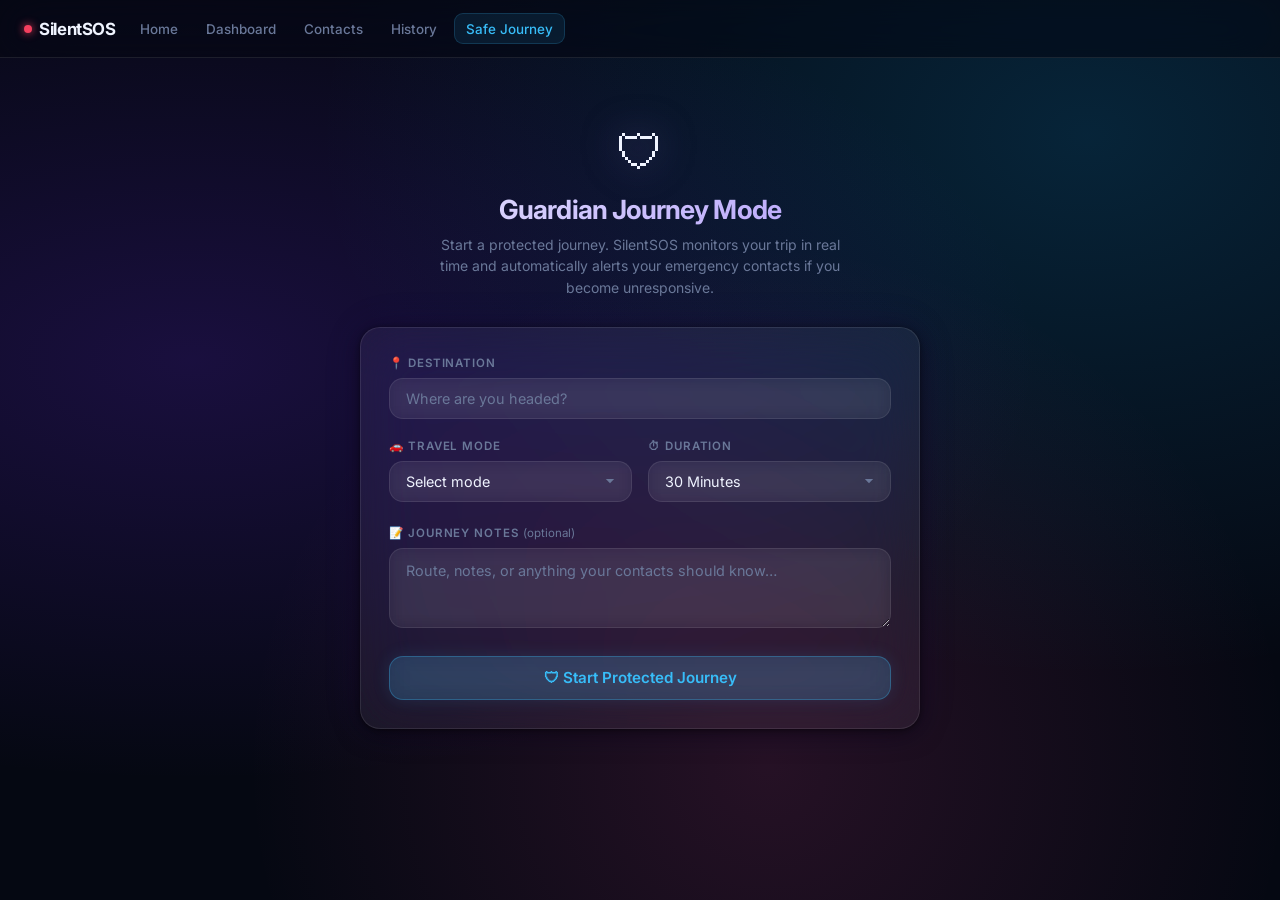
<file: safeJourney.html>
<!DOCTYPE html>
<html lang="en">
<head>
  <meta charset="UTF-8" />
  <meta name="viewport" content="width=device-width, initial-scale=1.0" />
  <link rel="icon" href="data:image/svg+xml,<svg xmlns='http://www.w3.org/2000/svg' viewBox='0 0 100 100'><text y='.9em' font-size='90'>🛡</text></svg>">
  <title>Safe Journey — SilentSOS</title>
  <link rel="stylesheet" href="style.css" />
</head>
<body>

<!-- ── Navigation ── -->
<nav>
  <a class="nav-brand" href="index.html"><span class="dot"></span>SilentSOS</a>
  <a href="index.html">Home</a>
  <a href="dashboard.html">Dashboard</a>
  <a href="contacts.html">Contacts</a>
  <a href="history.html">History</a>
  <a href="safeJourney.html" class="active">Safe Journey</a>
</nav>

<main>

  <!-- ── Journey Form ─────────────────────────────────────────── -->
  <div class="journey-page-header">
    <span class="shield-icon">🛡</span>
    <h1>Guardian Journey Mode</h1>
    <p>
      Start a protected journey. SilentSOS monitors your trip in real time
      and automatically alerts your emergency contacts if you become unresponsive.
    </p>
  </div>

  <div class="journey-form-wrap">
    <form id="journeyForm" class="journey-form-card">

      <div class="form-group">
        <label for="destination">📍 Destination</label>
        <input
          type="text"
          id="destination"
          class="form-control"
          placeholder="Where are you headed?"
          required
          autocomplete="off"
        />
      </div>

      <div class="form-row">
        <div class="form-group">
          <label for="travelMode">🚗 Travel Mode</label>
          <select id="travelMode" class="form-control" required>
            <option value="" disabled selected>Select mode</option>
            <option value="Walking">🚶 Walking</option>
            <option value="Bike">🏍️ Bike</option>
            <option value="Car">🚗 Car</option>
            <option value="Cab / Taxi">🚕 Cab / Taxi</option>
            <option value="Bus">🚌 Bus</option>
            <option value="Train">🚆 Train</option>
          </select>
        </div>

        <div class="form-group">
          <label for="duration">⏱ Duration</label>
          <select id="duration" class="form-control">
            <option value="15 Minutes">15 Minutes</option>
            <option value="30 Minutes" selected>30 Minutes</option>
            <option value="45 Minutes">45 Minutes</option>
            <option value="1 Hour">1 Hour</option>
            <option value="2 Hours">2 Hours</option>
            <option value="Custom">Custom…</option>
          </select>
        </div>
      </div>

      <!-- Custom duration (shown only when "Custom" is selected) -->
      <div class="form-group" id="customDurationGroup" style="display:none;">
        <label for="customMinutes">⏱ Custom duration (minutes)</label>
        <input
          type="number"
          id="customMinutes"
          class="form-control"
          placeholder="e.g. 90"
          min="1"
          max="480"
        />
      </div>

      <div class="form-group">
        <label for="description">📝 Journey notes <span style="font-weight:400;text-transform:none;letter-spacing:0;">(optional)</span></label>
        <textarea
          id="description"
          class="form-control"
          placeholder="Route, notes, or anything your contacts should know…"
        ></textarea>
      </div>

      <button type="submit" class="btn btn-primary btn-block btn-lg">
        🛡 Start Protected Journey
      </button>

    </form>
  </div>

  <!-- ── Active Journey Dashboard (hidden initially) ───────────── -->
  <div id="journeyDashboard" class="journey-dashboard-wrap" style="display:none;">

    <!-- Status banner -->
    <div class="journey-status-banner">
      <div class="status-pulse-dot" id="statusDot"></div>
      <div class="banner-text">
        <div class="banner-title" id="journeyStatus">🟢 Monitoring Active</div>
        <div class="banner-subtitle">Your journey is being monitored in real time</div>
      </div>
    </div>

    <!-- Info grid -->
    <div class="journey-info-grid">
      <div class="journey-info-card">
        <div class="info-label">Destination</div>
        <div class="info-value" id="displayDestination">—</div>
      </div>
      <div class="journey-info-card">
        <div class="info-label">Travel Mode</div>
        <div class="info-value" id="displayMode">—</div>
      </div>
      <div class="journey-info-card">
        <div class="info-label">Journey Started</div>
        <div class="info-value mono" id="journeyStartTime">—</div>
      </div>
      <div class="journey-info-card">
        <div class="info-label">Current Time</div>
        <div class="info-value mono" id="currentTime">—</div>
      </div>
    </div>

    <!-- Countdown -->
    <div class="countdown-card">
      <div class="countdown-label">Time Remaining</div>
      <div class="countdown-display" id="countdown">00:00</div>
      <div class="countdown-sub">Journey will complete when timer reaches zero</div>
    </div>

    <!-- Action buttons -->
    <div class="journey-actions">
      <button id="helpBtn" class="btn btn-danger btn-block">
        🚨 Need Help
      </button>
      <button id="endBtn" class="btn btn-success btn-block">
        ✅ End Journey
      </button>
    </div>

  </div><!-- end #journeyDashboard -->

</main>

<div id="toast"></div>

<!-- ── Completion Modal (dark theme) ──────────────────────────── -->
<div id="completionModal" class="modal-overlay" style="display:none;" role="dialog" aria-modal="true" aria-labelledby="completionModalTitle">
  <div class="modal-content">
    <span class="modal-icon">🛡</span>
    <h2 class="modal-title" id="completionModalTitle">Journey Completed</h2>
    <p class="modal-msg">Your journey timer has ended. Have you reached your destination safely?</p>
    <div class="modal-actions">
      <button id="safeBtn"     class="btn btn-success btn-block">✅ I'm Safe — Journey Complete</button>
      <button id="helpBtnPopup" class="btn btn-danger  btn-block">🚨 Need Help — Trigger SOS</button>
      <button id="extendBtn"   class="btn btn-ghost   btn-block">⏰ Extend Journey</button>
    </div>
  </div>
</div>

<!-- ── Extend Journey Modal ────────────────────────────────────── -->
<div id="extendModal" class="modal-overlay" style="display:none;" role="dialog" aria-modal="true">
  <div class="modal-content">
    <span class="modal-icon">⏰</span>
    <h2 class="modal-title">Extend Journey</h2>
    <p class="modal-msg">How much extra time do you need?</p>
    <div class="extend-options">
      <button class="extend-opt" data-minutes="15">
        +15 min<span>Quick extension</span>
      </button>
      <button class="extend-opt" data-minutes="30">
        +30 min<span>Half hour</span>
      </button>
      <button class="extend-opt" data-minutes="60">
        +60 min<span>One hour</span>
      </button>
    </div>
    <button id="cancelExtend" class="btn btn-ghost btn-block">← Back</button>
  </div>
</div>

<script src="safeJourney.js"></script>
</body>
</html>
</file>
<file: style.css>
/* ============================================================
   SilentSOS — style.css  v3.0  ·  Glassmorphism + Aurora
   Palette  : deep space bg, cyan accent, rose SOS, glass cards
   Technique: backdrop-filter blur, rgba surfaces, ambient glows
   ============================================================ */

@import url('https://fonts.googleapis.com/css2?family=Inter:wght@400;500;600;700&family=JetBrains+Mono:wght@400;600&display=swap');

/* ── Reset ──────────────────────────────────────────────────── */
*, *::before, *::after { box-sizing: border-box; margin: 0; padding: 0; }

/* Any element using the native [hidden] attribute must actually hide,
   even if a class on the same element (e.g. .action-row { display:flex })
   also sets `display`. Without this, [hidden] loses the cascade because
   author rules of equal specificity beat the browser's built-in
   [hidden]{display:none} rule. This was causing the SMS/Share row to
   stay visible before an SOS was ever triggered. */
[hidden] { display: none !important; }

/* ── Design tokens ──────────────────────────────────────────── */
:root {
  /* Background */
  --bg:      #050812;

  /* Glass surfaces */
  --glass:     rgba(255,255,255,0.055);
  --glass-2:   rgba(255,255,255,0.095);
  --glass-3:   rgba(255,255,255,0.13);
  --glass-b:   rgba(255,255,255,0.09);
  --glass-b2:  rgba(255,255,255,0.16);

  /* These keep the same names the JS uses so no JS changes needed */
  --surface:   rgba(255,255,255,0.055);
  --surface-2: rgba(255,255,255,0.095);
  --border:    rgba(255,255,255,0.09);
  --border-2:  rgba(255,255,255,0.16);

  /* Typography */
  --text:   #f0f4ff;
  --text-2: #c4d0f0;
  --muted:  #6a7899;

  /* Accent — electric cyan */
  --accent:     #38bdf8;
  --accent-h:   #7dd3fc;
  --accent-dim: rgba(56,189,248,0.12);

  /* SOS colour — rose (keeps emergency feel) */
  --sos:    #f43f5e;
  --sos-h:  #fb7185;
  --sos-dim:rgba(244,63,94,0.14);

  /* Status colours */
  --c-active:       #f43f5e;   /* rose */
  --c-acknowledged: #fbbf24;   /* amber */
  --c-dispatched:   #38bdf8;   /* sky */
  --c-resolved:     #34d399;   /* emerald */
  --c-journey:      #a78bfa;   /* violet */
  --c-cancelled:    #6a7899;

  /* Keep legacy alias used by JS status-bar classes */
  --accent: #38bdf8;

  /* Shape */
  --radius:    14px;
  --radius-sm:  9px;
  --radius-lg: 20px;

  /* Font stacks */
  --font: 'Inter', system-ui, sans-serif;
  --mono: 'JetBrains Mono', monospace;

  /* Shadows (darker for glass depth) */
  --shadow-sm: 0 2px 8px  rgba(0,0,0,0.45);
  --shadow:    0 4px 24px rgba(0,0,0,0.55), 0 1px 4px rgba(0,0,0,0.4);
  --shadow-lg: 0 8px 48px rgba(0,0,0,0.65), 0 2px 12px rgba(0,0,0,0.45);

  --ease: .15s ease;
}

/* ── Base ───────────────────────────────────────────────────── */
html { font-size: 16px; scroll-behavior: smooth; }

body {
  font-family: var(--font);
  background-color: var(--bg);
  /* Ambient aurora glow — three soft radial blobs */
  background-image:
    radial-gradient(ellipse at 15% 40%, rgba(99,40,220,0.22) 0%, transparent 55%),
    radial-gradient(ellipse at 85% 15%, rgba(14,165,233,0.18) 0%, transparent 50%),
    radial-gradient(ellipse at 60% 85%, rgba(236,72,153,0.14) 0%, transparent 48%);
  background-attachment: fixed;
  color: var(--text);
  min-height: 100vh;
  display: flex;
  flex-direction: column;
  -webkit-font-smoothing: antialiased;
  -moz-osx-font-smoothing: grayscale;
}

/* ── Scrollbar ──────────────────────────────────────────────── */
::-webkit-scrollbar { width: 5px; }
::-webkit-scrollbar-track { background: transparent; }
::-webkit-scrollbar-thumb { background: rgba(255,255,255,0.12); border-radius: 4px; }
::-webkit-scrollbar-thumb:hover { background: rgba(255,255,255,0.22); }

/* ── Navigation ─────────────────────────────────────────────── */
nav {
  background: rgba(5,8,18,0.6);
  border-bottom: 1px solid var(--glass-b);
  backdrop-filter: blur(24px) saturate(1.4);
  -webkit-backdrop-filter: blur(24px) saturate(1.4);
  padding: 0 1.5rem;
  display: flex;
  align-items: center;
  gap: .35rem;
  height: 58px;
  position: sticky;
  top: 0;
  z-index: 100;
}

.nav-brand {
  font-weight: 700;
  font-size: 1.05rem;
  letter-spacing: -.025em;
  color: var(--text);
  text-decoration: none;
  display: flex;
  align-items: center;
  gap: .45rem;
  flex-shrink: 0;
  margin-right: .5rem;
}
.nav-brand .dot {
  width: 8px; height: 8px;
  background: var(--sos);
  border-radius: 50%;
  box-shadow: 0 0 8px var(--sos);
  animation: pulse-dot 2s ease-in-out infinite;
  flex-shrink: 0;
}

nav a:not(.nav-brand) {
  color: var(--muted);
  text-decoration: none;
  font-size: .84rem;
  font-weight: 500;
  padding: .4rem .7rem;
  border-radius: var(--radius-sm);
  transition: color var(--ease), background var(--ease);
  white-space: nowrap;
}
nav a:not(.nav-brand):hover {
  color: var(--text-2);
  background: rgba(255,255,255,0.06);
}
nav a.active {
  color: var(--accent) !important;
  background: rgba(56,189,248,0.1) !important;
  border: 1px solid rgba(56,189,248,0.18);
}

/* ── Page layout ─────────────────────────────────────────────── */
main {
  flex: 1;
  padding: 2rem 1.5rem;
  max-width: 900px;
  width: 100%;
  margin: 0 auto;
}

.page-title {
  font-size: 1.5rem;
  font-weight: 700;
  letter-spacing: -.03em;
  margin-bottom: 1.5rem;
  background: linear-gradient(135deg, var(--text) 0%, var(--accent) 100%);
  -webkit-background-clip: text;
  -webkit-text-fill-color: transparent;
  background-clip: text;
}
.page-header {
  display: flex;
  align-items: baseline;
  justify-content: space-between;
  margin-bottom: 1.5rem;
  gap: 1rem;
  flex-wrap: wrap;
}
.section-label {
  font-size: .68rem;
  font-weight: 600;
  letter-spacing: .1em;
  text-transform: uppercase;
  color: var(--muted);
  margin-bottom: .75rem;
}

/* ── Section divider ─────────────────────────────────────────── */
.section-divider {
  display: flex;
  align-items: center;
  gap: 1rem;
  margin: 2.25rem 0 1.5rem;
}
.section-divider-line { flex: 1; height: 1px; background: var(--glass-b); }
.section-divider-label {
  font-size: .68rem;
  font-weight: 600;
  letter-spacing: .1em;
  text-transform: uppercase;
  color: var(--muted);
  white-space: nowrap;
}

/* ── Glass card (base) ───────────────────────────────────────── */
.card {
  background: var(--glass);
  border: 1px solid var(--glass-b);
  border-radius: var(--radius);
  padding: 1.25rem 1.5rem;
  box-shadow: var(--shadow);
  backdrop-filter: blur(20px) saturate(1.3);
  -webkit-backdrop-filter: blur(20px) saturate(1.3);
}
.card + .card { margin-top: 1rem; }

/* ── SOS button ──────────────────────────────────────────────── */
.sos-wrap {
  display: flex;
  flex-direction: column;
  align-items: center;
  gap: 1.5rem;
  padding: 3rem 0 2rem;
}
.sos-ring {
  position: relative;
  display: flex;
  align-items: center;
  justify-content: center;
}
.sos-ring::before, .sos-ring::after {
  content: '';
  position: absolute;
  border-radius: 50%;
  border: 2px solid var(--sos);
  opacity: 0;
  pointer-events: none;
}
.sos-ring::before { width: 162px; height: 162px; }
.sos-ring::after  { width: 206px; height: 206px; }
.sos-ring.armed::before { animation: ripple 2s ease-out .2s infinite; }
.sos-ring.armed::after  { animation: ripple 2s ease-out .6s infinite; }

#sos-btn {
  width: 132px; height: 132px;
  border-radius: 50%;
  background: var(--sos);
  /* layered glow */
  box-shadow:
    0 0 0 0 rgba(244,63,94,.4),
    0 0 40px rgba(244,63,94,.35),
    inset 0 1px 0 rgba(255,255,255,.2),
    var(--shadow-lg);
  border: none;
  cursor: pointer;
  font-family: var(--font);
  font-size: 1rem;
  font-weight: 700;
  color: #fff;
  letter-spacing: .05em;
  transition: transform .12s ease, box-shadow .2s ease, background .2s ease;
  position: relative;
  z-index: 1;
  display: flex;
  flex-direction: column;
  align-items: center;
  justify-content: center;
  gap: 4px;
  line-height: 1.2;
}
#sos-btn span.label { font-size: .58rem; font-weight: 500; opacity: .8; letter-spacing: .1em; }
#sos-btn:hover {
  transform: scale(1.07);
  background: var(--sos-h);
  box-shadow: 0 0 60px rgba(244,63,94,.55), inset 0 1px 0 rgba(255,255,255,.25), var(--shadow-lg);
}
#sos-btn:active { transform: scale(.97); }
#sos-btn:disabled {
  background: rgba(255,255,255,0.08);
  cursor: not-allowed;
  transform: none;
  box-shadow: none;
}
#sos-btn:focus-visible { outline: 2px solid var(--sos); outline-offset: 5px; }

/* ── Status bar ──────────────────────────────────────────────── */
#status-bar {
  font-size: .875rem;
  font-weight: 500;
  color: var(--muted);
  min-height: 1.4em;
  text-align: center;
  transition: color .3s ease;
}
#status-bar.active       { color: var(--c-active); text-shadow: 0 0 12px rgba(244,63,94,.5); }
#status-bar.acknowledged { color: var(--c-acknowledged); }
#status-bar.dispatched   { color: var(--c-dispatched); text-shadow: 0 0 12px rgba(56,189,248,.4); }
#status-bar.resolved     { color: var(--c-resolved); text-shadow: 0 0 12px rgba(52,211,153,.4); }

/* ── Test button ─────────────────────────────────────────────── */
#test-btn {
  font-size: .75rem;
  padding: .4rem 1.1rem;
  border-radius: 20px;
  border: 1px solid var(--glass-b);
  background: var(--glass);
  backdrop-filter: blur(12px);
  color: var(--muted);
  cursor: pointer;
  font-family: var(--font);
  font-weight: 500;
  transition: border-color var(--ease), color var(--ease), background var(--ease);
}
#test-btn:hover {
  border-color: var(--glass-b2);
  color: var(--text-2);
  background: var(--glass-2);
}

/* ── Action row ──────────────────────────────────────────────── */
.action-row {
  display: flex;
  gap: .75rem;
  flex-wrap: wrap;
  justify-content: center;
}

/* ── Buttons ─────────────────────────────────────────────────── */
.btn {
  display: inline-flex;
  align-items: center;
  justify-content: center;
  gap: .45rem;
  padding: .65rem 1.25rem;
  border-radius: var(--radius);
  border: none;
  font-family: var(--font);
  font-size: .875rem;
  font-weight: 600;
  cursor: pointer;
  text-decoration: none;
  transition: opacity var(--ease), transform .1s ease, background var(--ease),
              box-shadow var(--ease), border-color var(--ease);
  white-space: nowrap;
  line-height: 1;
  position: relative;
  backdrop-filter: blur(12px);
  -webkit-backdrop-filter: blur(12px);
}
.btn:active  { transform: scale(.97); }
.btn:focus-visible { outline: 2px solid var(--accent); outline-offset: 2px; }
.btn:disabled { opacity: .3; cursor: not-allowed; transform: none !important; }

/* Primary — cyan glass */
.btn-primary {
  background: rgba(56,189,248,0.18);
  color: var(--accent);
  border: 1px solid rgba(56,189,248,0.3);
  box-shadow: 0 0 18px rgba(56,189,248,0.12);
}
.btn-primary:hover {
  background: rgba(56,189,248,0.28);
  box-shadow: 0 0 28px rgba(56,189,248,0.25);
  color: var(--accent-h);
}

/* Secondary — neutral glass */
.btn-secondary {
  background: var(--glass-2);
  color: var(--text);
  border: 1px solid var(--glass-b2);
}
.btn-secondary:hover { background: var(--glass-3); }

/* Ghost */
.btn-ghost {
  background: transparent;
  color: var(--muted);
  border: 1px solid var(--glass-b);
}
.btn-ghost:hover { color: var(--text-2); background: var(--glass); }

/* Danger — rose glass (SOS action) */
.btn-danger {
  background: rgba(244,63,94,0.14);
  color: var(--sos);
  border: 1px solid rgba(244,63,94,0.28);
}
.btn-danger:hover {
  background: rgba(244,63,94,0.26);
  box-shadow: 0 0 20px rgba(244,63,94,0.18);
}

/* Success — emerald glass */
.btn-success {
  background: rgba(52,211,153,0.14);
  color: var(--c-resolved);
  border: 1px solid rgba(52,211,153,0.28);
}
.btn-success:hover { background: rgba(52,211,153,0.26); }

/* Journey — violet glass */
.btn-journey {
  background: rgba(167,139,250,0.14);
  color: var(--c-journey);
  border: 1px solid rgba(167,139,250,0.28);
}
.btn-journey:hover { background: rgba(167,139,250,0.26); }

.btn-sm    { padding: .42rem .85rem; font-size: .78rem; }
.btn-lg    { padding: .85rem 1.75rem; font-size: .95rem; }
.btn-block { width: 100%; }

/* ── Map ──────────────────────────────────────────────────────── */
#map-section { margin-top: 2rem; display: none; }
#map-section.visible { display: block; }
#map-frame {
  width: 100%; height: 300px;
  border: none;
  border-radius: var(--radius);
  background: var(--glass);
  box-shadow: var(--shadow);
}

/* ── Journey card (home page) ────────────────────────────────── */
.journey-card {
  width: 100%;
  max-width: 420px;
  background: linear-gradient(135deg,
    rgba(99,40,220,0.18) 0%,
    rgba(56,189,248,0.12) 100%);
  border: 1px solid rgba(167,139,250,0.25);
  border-radius: var(--radius-lg);
  padding: 1.5rem;
  display: flex;
  flex-direction: column;
  gap: .75rem;
  backdrop-filter: blur(24px);
  -webkit-backdrop-filter: blur(24px);
  box-shadow: var(--shadow), 0 0 0 1px rgba(167,139,250,0.08) inset,
              0 0 40px rgba(99,40,220,0.12);
}
.journey-card h3 { font-size: 1rem; font-weight: 700; letter-spacing: -.02em; }
.journey-card p  { font-size: .84rem; color: var(--muted); line-height: 1.55; }

/* ── Alert cards ─────────────────────────────────────────────── */
.alert-card {
  border-left: 3px solid var(--c-active);
  background: var(--glass);
  backdrop-filter: blur(20px);
  -webkit-backdrop-filter: blur(20px);
}
.alert-card[data-status="acknowledged"] { border-left-color: var(--c-acknowledged); }
.alert-card[data-status="dispatched"]   { border-left-color: var(--c-dispatched); }
.alert-card[data-status="resolved"]     { border-left-color: var(--c-resolved); }

.alert-header {
  display: flex;
  align-items: flex-start;
  justify-content: space-between;
  gap: 1rem;
  margin-bottom: .75rem;
}
.alert-id {
  font-family: var(--mono);
  font-size: .68rem;
  color: var(--muted);
  letter-spacing: .02em;
}
.badge-row { display: flex; gap: .35rem; align-items: center; flex-wrap: wrap; }

/* ── Status badges ───────────────────────────────────────────── */
.status-badge {
  font-size: .68rem;
  font-weight: 600;
  letter-spacing: .06em;
  text-transform: uppercase;
  padding: .22rem .58rem;
  border-radius: 20px;
  flex-shrink: 0;
  backdrop-filter: blur(8px);
}
.badge-active       { background: rgba(244,63,94,0.16);  color: var(--c-active);       border: 1px solid rgba(244,63,94,0.3); }
.badge-acknowledged { background: rgba(251,191,36,0.14); color: var(--c-acknowledged); border: 1px solid rgba(251,191,36,0.28); }
.badge-dispatched   { background: rgba(56,189,248,0.14); color: var(--c-dispatched);   border: 1px solid rgba(56,189,248,0.28); }
.badge-resolved     { background: rgba(52,211,153,0.14); color: var(--c-resolved);     border: 1px solid rgba(52,211,153,0.28); }
.badge-test         { background: rgba(106,120,153,0.12);color: var(--muted);          border: 1px solid rgba(255,255,255,0.1); }
.badge-journey           { background: rgba(167,139,250,0.15); color: var(--c-journey); border: 1px solid rgba(167,139,250,0.3); }
.badge-journey-completed { background: rgba(52,211,153,0.14);  color: var(--c-resolved); border: 1px solid rgba(52,211,153,0.28); }
.badge-journey-emergency { background: rgba(244,63,94,0.14);   color: var(--c-active);   border: 1px solid rgba(244,63,94,0.3); }
.badge-journey-cancelled { background: rgba(106,120,153,0.1);  color: var(--muted);      border: 1px solid rgba(255,255,255,0.08); }

.alert-meta {
  font-size: .82rem;
  color: var(--muted);
  display: flex;
  flex-wrap: wrap;
  gap: .3rem 1.2rem;
  margin-bottom: .9rem;
}
.alert-meta strong { color: var(--text-2); }
.alert-actions { display: flex; flex-wrap: wrap; gap: .5rem; }
.alert-actions .btn { font-size: .78rem; padding: .42rem .88rem; }

/* ── Active alert card (home) ────────────────────────────────── */
#active-alert-card {
  border-left: 3px solid var(--sos);
  box-shadow: var(--shadow), 0 0 24px rgba(244,63,94,0.1);
}
#active-alert-card h3  { font-size: 1rem; font-weight: 700; margin-bottom: .75rem; }
#alert-status-home     { font-size: .9rem; font-weight: 600; margin-bottom: .25rem; }
#alert-time-home       { font-size: .8rem; color: var(--muted); margin-bottom: .75rem; font-family: var(--mono); }

/* ── Contacts ────────────────────────────────────────────────── */
.contact-form {
  display: flex;
  gap: .75rem;
  flex-wrap: wrap;
  margin-bottom: 1rem;
}
.input {
  flex: 1;
  min-width: 140px;
  padding: .65rem 1rem;
  background: rgba(255,255,255,0.04);
  border: 1px solid var(--glass-b);
  border-radius: var(--radius);
  color: var(--text);
  font-family: var(--font);
  font-size: .875rem;
  outline: none;
  backdrop-filter: blur(12px);
  transition: border-color var(--ease), box-shadow var(--ease);
}
.input:focus {
  border-color: rgba(56,189,248,0.5);
  box-shadow: 0 0 0 3px rgba(56,189,248,0.1), 0 0 16px rgba(56,189,248,0.08);
}
.input::placeholder { color: var(--muted); }

.contact-list { display: flex; flex-direction: column; gap: .65rem; }
.contact-item {
  display: flex;
  align-items: center;
  justify-content: space-between;
  gap: 1rem;
  background: var(--glass);
  border: 1px solid var(--glass-b);
  border-radius: var(--radius);
  padding: .9rem 1.1rem;
  backdrop-filter: blur(20px);
  transition: border-color var(--ease), background var(--ease);
}
.contact-item:hover { border-color: var(--glass-b2); background: var(--glass-2); }
.contact-info  { flex: 1; min-width: 0; }
.contact-name  { font-weight: 600; font-size: .9rem; }
.contact-phone { font-family: var(--mono); font-size: .78rem; color: var(--muted); margin-top: .15rem; }
.contact-actions { display: flex; gap: .5rem; align-items: center; flex-shrink: 0; }
.contact-del {
  background: transparent;
  border: none;
  color: var(--muted);
  cursor: pointer;
  font-size: .9rem;
  padding: .3rem .4rem;
  border-radius: var(--radius-sm);
  transition: color var(--ease), background var(--ease);
  line-height: 1;
}
.contact-del:hover { color: var(--sos); background: rgba(244,63,94,0.12); }

/* ── History filters ─────────────────────────────────────────── */
.filter-row {
  display: flex;
  gap: .45rem;
  margin-bottom: 1.5rem;
  flex-wrap: wrap;
}
.filter-btn {
  padding: .38rem .9rem;
  border-radius: 20px;
  border: 1px solid var(--glass-b);
  background: var(--glass);
  backdrop-filter: blur(12px);
  color: var(--muted);
  font-family: var(--font);
  font-size: .78rem;
  font-weight: 500;
  cursor: pointer;
  transition: all var(--ease);
}
.filter-btn:hover:not(.active) { border-color: var(--glass-b2); color: var(--text-2); background: var(--glass-2); }
.filter-btn.active {
  border-color: rgba(56,189,248,0.4);
  color: var(--accent);
  background: rgba(56,189,248,0.12);
  box-shadow: 0 0 12px rgba(56,189,248,0.12);
}

/* ── Journey history card ────────────────────────────────────── */
.journey-hist-card { border-left: 3px solid var(--c-journey); }
.journey-route { font-size: .85rem; font-weight: 600; margin-bottom: .25rem; }
.journey-route .arrow { color: var(--muted); font-weight: 400; margin: 0 .4rem; }

/* ── Empty state ─────────────────────────────────────────────── */
.empty {
  text-align: center;
  padding: 3.5rem 1rem;
  color: var(--muted);
}
.empty-icon  { font-size: 2.5rem; display: block; margin-bottom: 1rem; opacity: .5; }
.empty-title { font-size: .95rem; font-weight: 600; color: var(--text-2); margin-bottom: .4rem; }
.empty-desc  { font-size: .82rem; color: var(--muted); line-height: 1.55; }

/* ── Spinner ─────────────────────────────────────────────────── */
.spinner {
  width: 20px; height: 20px;
  border: 2px solid rgba(255,255,255,0.1);
  border-top-color: var(--accent);
  border-radius: 50%;
  animation: spin .7s linear infinite;
  display: inline-block;
}
.spinner-lg { width: 30px; height: 30px; border-width: 3px; }

/* ── Toast ───────────────────────────────────────────────────── */
#toast {
  position: fixed;
  bottom: 1.5rem;
  left: 50%;
  transform: translateX(-50%) translateY(120px);
  background: rgba(15,18,35,0.88);
  border: 1px solid var(--glass-b2);
  backdrop-filter: blur(24px) saturate(1.4);
  -webkit-backdrop-filter: blur(24px) saturate(1.4);
  color: var(--text);
  padding: .75rem 1.4rem;
  border-radius: var(--radius);
  font-size: .875rem;
  font-weight: 500;
  box-shadow: var(--shadow-lg), 0 0 20px rgba(56,189,248,0.08);
  transition: transform .3s cubic-bezier(.34,1.56,.64,1);
  z-index: 9999;
  white-space: nowrap;
  max-width: calc(100vw - 2rem);
  overflow: hidden;
  text-overflow: ellipsis;
}
#toast.show { transform: translateX(-50%) translateY(0); }

/* ── Guardian Journey — header ───────────────────────────────── */
.journey-page-header {
  text-align: center;
  padding: 2rem 1rem 1.75rem;
}
.journey-page-header .shield-icon {
  font-size: 3rem;
  display: block;
  margin-bottom: .75rem;
  filter: drop-shadow(0 0 18px rgba(167,139,250,.5));
}
.journey-page-header h1 {
  font-size: 1.65rem;
  font-weight: 700;
  letter-spacing: -.035em;
  margin-bottom: .55rem;
  background: linear-gradient(135deg, var(--text) 0%, var(--c-journey) 100%);
  -webkit-background-clip: text;
  -webkit-text-fill-color: transparent;
  background-clip: text;
}
.journey-page-header p {
  font-size: .875rem;
  color: var(--muted);
  line-height: 1.55;
  max-width: 420px;
  margin: 0 auto;
}

/* ── Guardian Journey — Form ─────────────────────────────────── */
.journey-form-wrap { max-width: 560px; margin: 0 auto; }

.journey-form-card {
  background: var(--glass);
  border: 1px solid var(--glass-b);
  border-radius: var(--radius-lg);
  padding: 1.75rem;
  backdrop-filter: blur(28px) saturate(1.4);
  -webkit-backdrop-filter: blur(28px) saturate(1.4);
  box-shadow: var(--shadow), 0 0 40px rgba(99,40,220,0.1);
}

.form-group { margin-bottom: 1.25rem; }
.form-group:last-of-type { margin-bottom: 1.5rem; }
.form-group label {
  display: block;
  font-size: .72rem;
  font-weight: 600;
  color: var(--muted);
  letter-spacing: .08em;
  text-transform: uppercase;
  margin-bottom: .48rem;
}

.form-control {
  width: 100%;
  padding: .7rem 1rem;
  background: rgba(255,255,255,0.05);
  border: 1px solid var(--glass-b);
  border-radius: var(--radius);
  color: var(--text);
  font-family: var(--font);
  font-size: .9rem;
  outline: none;
  backdrop-filter: blur(8px);
  transition: border-color var(--ease), box-shadow var(--ease);
}
.form-control:focus {
  border-color: rgba(56,189,248,0.5);
  box-shadow: 0 0 0 3px rgba(56,189,248,0.1), 0 0 16px rgba(56,189,248,0.07);
}
.form-control::placeholder { color: var(--muted); }

select.form-control {
  appearance: none;
  -webkit-appearance: none;
  background-image: url("data:image/svg+xml,%3Csvg xmlns='http://www.w3.org/2000/svg' width='12' height='8' viewBox='0 0 12 8'%3E%3Cpath fill='%236a7899' d='M1 1l5 5 5-5'/%3E%3C/svg%3E");
  background-repeat: no-repeat;
  background-position: right 1rem center;
  background-size: 10px;
  padding-right: 2.75rem;
  cursor: pointer;
}
select.form-control option { background: #0d1127; color: var(--text); }

textarea.form-control { resize: vertical; min-height: 80px; line-height: 1.55; }
.form-row { display: grid; grid-template-columns: 1fr 1fr; gap: 1rem; }
#customDurationGroup { margin-top: .75rem; }

/* ── Guardian Journey — Active Dashboard ─────────────────────── */
.journey-dashboard-wrap { max-width: 600px; margin: 0 auto; }

.journey-status-banner {
  display: flex;
  align-items: center;
  gap: 1rem;
  padding: 1rem 1.25rem;
  background: rgba(52,211,153,0.07);
  border: 1px solid rgba(52,211,153,0.2);
  border-radius: var(--radius-lg);
  margin-bottom: 1.25rem;
  backdrop-filter: blur(20px);
  box-shadow: 0 0 24px rgba(52,211,153,0.06);
}
.status-pulse-dot {
  width: 11px; height: 11px;
  border-radius: 50%;
  flex-shrink: 0;
  background: var(--c-resolved);
  box-shadow: 0 0 10px var(--c-resolved);
  animation: pulse-dot 2s ease-in-out infinite;
}
.status-pulse-dot.emergency {
  background: var(--c-active);
  box-shadow: 0 0 10px var(--c-active);
}
.banner-text { flex: 1; }
.banner-title    { font-size: .95rem; font-weight: 700; }
.banner-subtitle { font-size: .8rem; color: var(--muted); margin-top: .15rem; }

.journey-info-grid {
  display: grid;
  grid-template-columns: 1fr 1fr;
  gap: .75rem;
  margin-bottom: 1.25rem;
}
.journey-info-card {
  background: var(--glass);
  border: 1px solid var(--glass-b);
  border-radius: var(--radius);
  padding: .9rem 1.1rem;
  backdrop-filter: blur(20px);
}
.info-label {
  font-size: .65rem;
  font-weight: 600;
  letter-spacing: .09em;
  text-transform: uppercase;
  color: var(--muted);
  margin-bottom: .35rem;
}
.info-value      { font-size: .9rem; font-weight: 600; color: var(--text); }
.info-value.mono { font-family: var(--mono); }

/* ── Countdown ───────────────────────────────────────────────── */
.countdown-card {
  background: var(--glass);
  border: 1px solid var(--glass-b);
  border-radius: var(--radius-lg);
  padding: 1.75rem 1.5rem;
  text-align: center;
  margin-bottom: 1.25rem;
  position: relative;
  overflow: hidden;
  backdrop-filter: blur(24px);
}
.countdown-card::before {
  content: '';
  position: absolute;
  inset: 0;
  background: radial-gradient(ellipse at center 0%,
    rgba(56,189,248,0.08) 0%, transparent 65%);
  pointer-events: none;
}
.countdown-label {
  font-size: .68rem;
  font-weight: 600;
  letter-spacing: .1em;
  text-transform: uppercase;
  color: var(--muted);
  margin-bottom: .85rem;
}
.countdown-display {
  font-family: var(--mono);
  font-size: 3.75rem;
  font-weight: 600;
  color: var(--accent);
  letter-spacing: .02em;
  line-height: 1;
  margin-bottom: .6rem;
  transition: color .4s ease, text-shadow .4s ease;
  text-shadow: 0 0 30px rgba(56,189,248,0.35);
}
.countdown-display.warning {
  color: var(--c-acknowledged);
  text-shadow: 0 0 30px rgba(251,191,36,0.4);
}
.countdown-display.critical {
  color: var(--c-active);
  text-shadow: 0 0 30px rgba(244,63,94,0.5);
  animation: count-pulse 1s ease-in-out infinite;
}
.countdown-sub { font-size: .75rem; color: var(--muted); }

/* ── Journey action buttons ──────────────────────────────────── */
.journey-actions {
  display: grid;
  grid-template-columns: 1fr 1fr;
  gap: .75rem;
  margin-bottom: 1.25rem;
}
.journey-actions .btn { padding: .9rem; font-size: .875rem; }

/* ── Modal overlay ───────────────────────────────────────────── */
.modal-overlay {
  position: fixed;
  inset: 0;
  background: rgba(3,6,18,0.75);
  backdrop-filter: blur(12px) saturate(1.2);
  -webkit-backdrop-filter: blur(12px) saturate(1.2);
  display: flex;
  justify-content: center;
  align-items: center;
  z-index: 1000;
  padding: 1rem;
  animation: fade-in .2s ease;
}
.modal-content {
  background: rgba(12,16,36,0.82);
  border: 1px solid var(--glass-b2);
  border-radius: var(--radius-lg);
  padding: 2rem;
  width: min(420px, 100%);
  backdrop-filter: blur(36px) saturate(1.5);
  -webkit-backdrop-filter: blur(36px) saturate(1.5);
  box-shadow:
    var(--shadow-lg),
    0 0 0 1px rgba(255,255,255,0.05) inset,
    0 0 60px rgba(99,40,220,0.12);
  animation: modal-enter .26s cubic-bezier(.34,1.56,.64,1);
}
.modal-icon   { font-size: 2.75rem; text-align: center; margin-bottom: 1rem; display: block; }
.modal-title  {
  font-size: 1.2rem;
  font-weight: 700;
  text-align: center;
  margin-bottom: .5rem;
  letter-spacing: -.025em;
  background: linear-gradient(135deg, var(--text) 0%, var(--accent) 100%);
  -webkit-background-clip: text;
  -webkit-text-fill-color: transparent;
  background-clip: text;
}
.modal-msg    { font-size: .875rem; color: var(--muted); text-align: center; margin-bottom: 1.75rem; line-height: 1.55; }
.modal-actions { display: flex; flex-direction: column; gap: .65rem; }
.modal-actions .btn { padding: .875rem; font-size: .9rem; }

/* ── Extend options ──────────────────────────────────────────── */
.extend-options {
  display: grid;
  grid-template-columns: repeat(3,1fr);
  gap: .75rem;
  margin-bottom: 1.25rem;
}
.extend-opt {
  padding: 1rem .5rem;
  background: var(--glass-2);
  border: 1px solid var(--glass-b);
  border-radius: var(--radius);
  color: var(--text);
  font-family: var(--font);
  font-size: .85rem;
  font-weight: 600;
  cursor: pointer;
  backdrop-filter: blur(16px);
  transition: all var(--ease);
  text-align: center;
  line-height: 1.3;
}
.extend-opt span {
  display: block;
  font-size: .68rem;
  font-weight: 400;
  color: var(--muted);
  margin-top: .2rem;
}
.extend-opt:hover {
  border-color: rgba(56,189,248,0.4);
  background: rgba(56,189,248,0.12);
  color: var(--accent);
  box-shadow: 0 0 18px rgba(56,189,248,0.12);
}
.extend-opt:focus-visible { outline: 2px solid var(--accent); outline-offset: 2px; }

/* ── Animations ──────────────────────────────────────────────── */
@keyframes pulse-dot {
  0%, 100% { opacity: 1; transform: scale(1); }
  50%       { opacity: .45; transform: scale(.65); }
}
@keyframes ripple {
  0%   { transform: scale(.85); opacity: .7; }
  100% { transform: scale(1.35); opacity: 0; }
}
@keyframes spin        { to { transform: rotate(360deg); } }
@keyframes fade-in     { from { opacity: 0; } to { opacity: 1; } }
@keyframes modal-enter {
  from { opacity: 0; transform: scale(.88) translateY(16px); }
  to   { opacity: 1; transform: scale(1) translateY(0); }
}
@keyframes count-pulse {
  0%, 100% { opacity: 1; }
  50%       { opacity: .5; }
}
.fade-in { animation: fade-in .28s ease; }

/* ── Dashboard: status overview cards ────────────────────────── */
.status-grid {
  display: grid;
  grid-template-columns: 1fr 1fr;
  gap: 1rem;
  margin-bottom: 1.75rem;
}
.status-card {
  background: var(--glass);
  border: 1px solid var(--glass-b);
  border-radius: var(--radius-lg);
  padding: 1.25rem;
  backdrop-filter: blur(20px);
  display: flex;
  flex-direction: column;
  gap: .6rem;
}
.status-card-header {
  display: flex;
  align-items: center;
  gap: .6rem;
}
.status-card-icon { font-size: 1.4rem; line-height: 1; }
.status-card-label {
  font-size: .68rem;
  font-weight: 600;
  letter-spacing: .09em;
  text-transform: uppercase;
  color: var(--muted);
}
.status-card-value { font-size: 1.05rem; font-weight: 700; }
.status-card-sub { font-size: .78rem; color: var(--muted); }
.status-card.is-emergency { border-color: rgba(244,63,94,0.35); box-shadow: 0 0 24px rgba(244,63,94,0.1); }
.status-card.is-emergency .status-card-value { color: var(--c-active); }
.status-card.is-journey { border-color: rgba(167,139,250,0.35); box-shadow: 0 0 24px rgba(167,139,250,0.1); }
.status-card.is-journey .status-card-value { color: var(--c-journey); }
.status-card.is-idle .status-card-value { color: var(--c-resolved); }

/* ── Dashboard: recent activity feed ─────────────────────────── */
.activity-feed { display: flex; flex-direction: column; gap: .6rem; }
.activity-item {
  display: flex;
  align-items: flex-start;
  gap: .75rem;
  background: var(--glass);
  border: 1px solid var(--glass-b);
  border-radius: var(--radius);
  padding: .8rem 1rem;
}
.activity-icon { font-size: 1.1rem; flex-shrink: 0; }
.activity-text { font-size: .85rem; font-weight: 500; }
.activity-time { font-size: .74rem; color: var(--muted); margin-top: .15rem; }

/* ── Danger-outline utility button (Reset / Clear actions) ───── */
.btn-outline-danger {
  background: transparent;
  color: var(--muted);
  border: 1px solid var(--glass-b);
}
.btn-outline-danger:hover:not(:disabled) {
  color: var(--sos);
  border-color: rgba(244,63,94,0.35);
  background: rgba(244,63,94,0.08);
}

/* ── Section toolbar (title + action button row) ─────────────── */
.section-toolbar {
  display: flex;
  align-items: center;
  justify-content: space-between;
  gap: 1rem;
  margin-bottom: 1.25rem;
  flex-wrap: wrap;
}

/* ── Success modal icon variant ───────────────────────────────── */
.modal-icon.success { color: var(--c-resolved); }

/* ── Responsive — tablet ─────────────────────────────────────── */
@media (max-width: 768px) {
  .journey-info-grid { grid-template-columns: 1fr 1fr; }
}

/* ── Responsive — mobile ─────────────────────────────────────── */
@media (max-width: 600px) {
  nav { gap: .25rem; padding: 0 .9rem; }
  nav a:not(.nav-brand) { font-size: .78rem; padding: .38rem .55rem; }
  main { padding: 1.25rem 1rem; }

  .sos-ring::before { width: 142px; height: 142px; }
  .sos-ring::after  { width: 180px; height: 180px; }
  #sos-btn { width: 116px; height: 116px; font-size: .9rem; }

  .contact-form { flex-direction: column; }

  .form-row { grid-template-columns: 1fr; }
  .journey-form-card { padding: 1.25rem; }

  .journey-info-grid { grid-template-columns: 1fr; }
  .journey-actions   { grid-template-columns: 1fr; }
  .extend-options    { grid-template-columns: 1fr; }

  .countdown-display { font-size: 2.9rem; }
  .journey-card { max-width: 100%; }

  .filter-row { gap: .35rem; }
  .filter-btn { font-size: .72rem; padding: .35rem .7rem; }

  .modal-content { padding: 1.5rem; }
  .modal-title { font-size: 1.05rem; }

  .status-grid { grid-template-columns: 1fr; }
  .section-toolbar { align-items: flex-start; }
}

@media (max-width: 380px) {
  .countdown-display { font-size: 2.4rem; }
  nav .nav-brand span:not(.dot) { display: none; }
}
</file>
